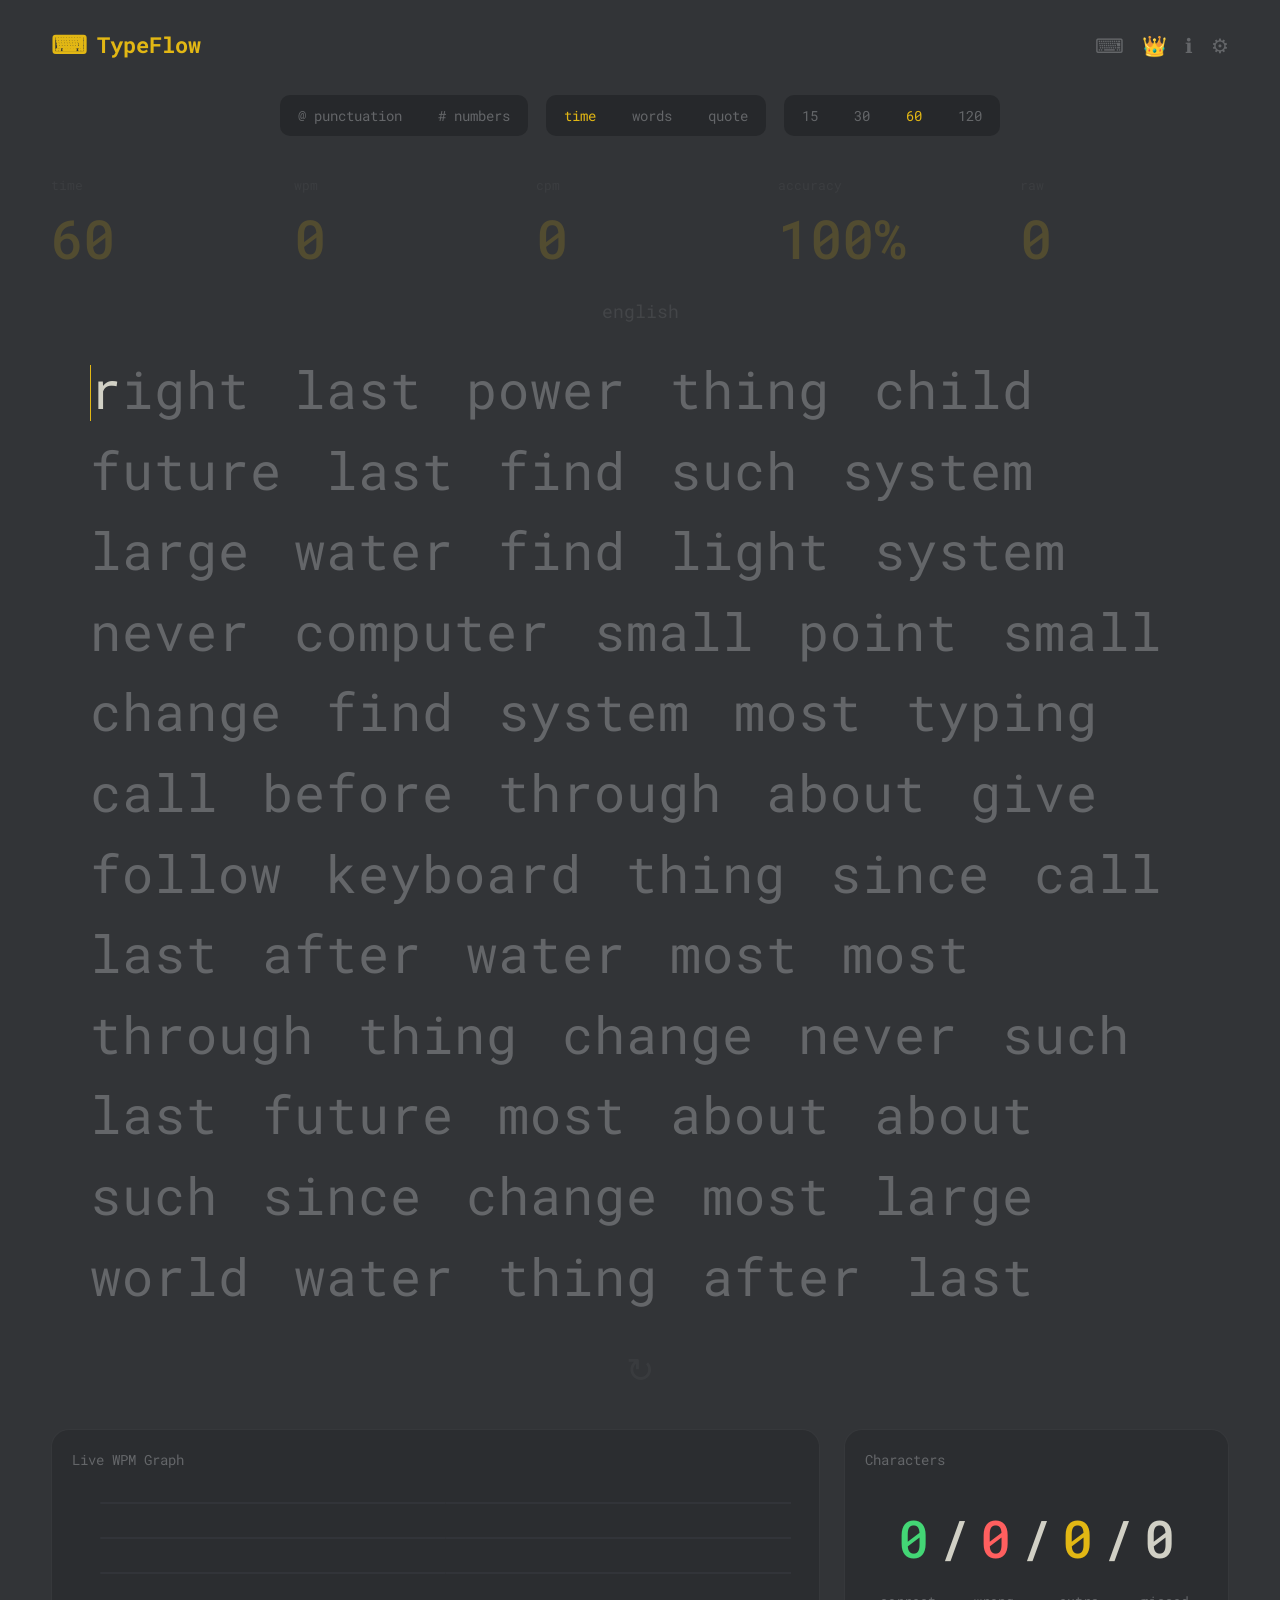
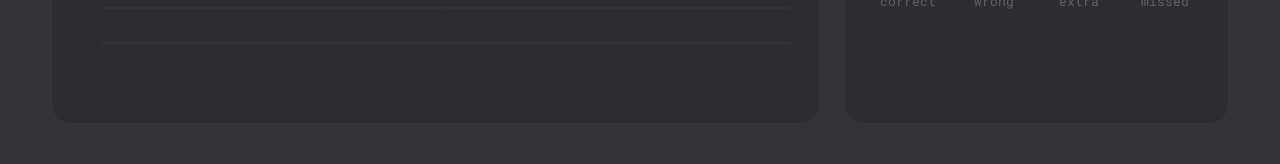
<file: TypeFlow/index.html>
<!DOCTYPE html>
<html lang="en">
<head>
  <meta charset="UTF-8">
  <meta name="viewport" content="width=device-width, initial-scale=1.0">
  <title>TypeFlow</title>

  <link rel="preconnect" href="https://fonts.googleapis.com">
  <link rel="preconnect" href="https://fonts.gstatic.com" crossorigin>

  <link href="https://fonts.googleapis.com/css2?family=Roboto+Mono:wght@400;500;700&display=swap" rel="stylesheet">

  <link rel="stylesheet" href="css/style.css">
</head>
<body>

<div class="container">

  <!-- HEADER -->
  <header>

    <div class="logo">
      <span class="icon">⌨</span>
      <span>TypeFlow</span>
    </div>

    <nav>
      <span>⌨</span>
      <span>👑</span>
      <span>ℹ</span>
      <span>⚙</span>
    </nav>

  </header>

  <!-- MODE BAR -->
  <section class="mode-row">

    <div class="group">
      <button>@ punctuation</button>
      <button># numbers</button>
    </div>

    <div class="group">
      <button id="timeMode" class="active">time</button>
      <button id="wordMode">words</button>
      <button id="quoteMode">quote</button>
    </div>

    <div class="group" id="timeButtons">

      <button class="time" data-time="15">15</button>

      <button class="time" data-time="30">30</button>

      <button class="time active" data-time="60">60</button>

      <button class="time" data-time="120">120</button>

    </div>

    <div class="group hidden" id="wordButtons">

      <button class="word active" data-count="25">25</button>

      <button class="word" data-count="50">50</button>

      <button class="word" data-count="100">100</button>

    </div>

  </section>

  <!-- ==========================
       FOCUS SCREEN
  =========================== -->

  <div id="typingScreen">

    <!-- STATS -->
    <section class="stats">

      <div>
        <p>time</p>
        <h2 id="timer">60</h2>
      </div>

      <div>
        <p>wpm</p>
        <h2 id="wpm">0</h2>
      </div>

      <div>
        <p>cpm</p>
        <h2 id="cpm">0</h2>
      </div>

      <div>
        <p>accuracy</p>
        <h2 id="accuracy">100%</h2>
      </div>

      <div>
        <p>raw</p>
        <h2 id="raw">0</h2>
      </div>

    </section>

    <!-- LANGUAGE -->
    <div class="language">
      english
    </div>

    <!-- TYPING AREA -->
    <section class="typing-area">

      <div class="text-wrapper">

        <div id="caret"></div>

        <div id="textDisplay"></div>

      </div>

      <input
        id="typingInput"
        type="text"
        autocomplete="off"
        spellcheck="false"
        autofocus
      >

    </section>

    <!-- RESTART -->
    <div class="restart" id="restartBtn">
      ↻
    </div>

  </div>

  <!-- ==========================
       BOTTOM SECTION
  =========================== -->

  <section class="bottom">

    <div class="graph-card">

      <div class="title">
        Live WPM Graph
      </div>

      <canvas
        id="liveGraph"
        width="900"
        height="220"
      ></canvas>

    </div>

    <div class="char-card">

      <div class="title">
        Characters
      </div>

      <div class="char-row">

        <span id="liveCorrect" class="green">0</span>

        <span>/</span>

        <span id="liveWrong" class="red">0</span>

        <span>/</span>

        <span id="liveExtra" class="yellow">0</span>

        <span>/</span>

        <span id="liveMissed">0</span>

      </div>

      <div class="labels">

        <span>correct</span>

        <span>wrong</span>

        <span>extra</span>

        <span>missed</span>

      </div>

    </div>

  </section>

</div>

<!-- DATA -->
<script src="js/words.js"></script>
<script src="js/quotes.js"></script>

<!-- MAIN -->
<script src="js/script.js"></script>

</body>
</html>
</file>
<file: TypeFlow/css/style.css>
/* ==========================================
   TYPEFLOW v4 - MONKEYTYPE UI
========================================== */

*{
    margin:0;
    padding:0;
    box-sizing:border-box;
}

:root{
    --bg:#323437;
    --card:#2c2e31;
    --text:#d1d0c5;
    --sub:#646669;
    --yellow:#e2b714;
    --green:#43d675;
    --red:#ff5f5f;
    --white:#ffffff;
}

body{
    background:var(--bg);
    color:var(--text);
    font-family:"Roboto Mono", monospace;
    overflow-x:hidden;
}

.container{
    width:min(1280px,92%);
    margin:auto;
    padding:28px 0 40px;
}

/* ================= HEADER ================= */

header{
    display:flex;
    justify-content:space-between;
    align-items:center;
    margin-bottom:34px;
}

.logo{
    display:flex;
    align-items:center;
    gap:10px;
    color:var(--yellow);
    font-size:22px;
    font-weight:700;
}

.logo .icon{
    font-size:25px;
}

nav{
    display:flex;
    gap:18px;
    color:var(--sub);
    font-size:20px;
}

nav span{
    cursor:pointer;
    transition:.25s;
}

nav span:hover{
    color:var(--text);
}

/* ================= MODE BAR ================= */

.mode-row{
    display:flex;
    justify-content:center;
    align-items:center;
    gap:18px;
    flex-wrap:wrap;
    margin-bottom:40px;
}

.group{
    display:flex;
    background:#26282b;
    border-radius:10px;
    overflow:hidden;
}

.group button{
    border:none;
    background:transparent;
    color:var(--sub);
    padding:11px 18px;
    font-size:14px;
    font-family:inherit;
    cursor:pointer;
    transition:.2s;
}

.group button:hover{
    color:var(--text);
    background:rgba(255,255,255,.03);
}

.group button.active{
    color:var(--yellow);
}

/* ================= STATS ================= */

.stats{
    display:grid;
    grid-template-columns:repeat(5,1fr);
    gap:34px;
    margin-bottom:25px;
}

.stats p{
    color:var(--sub);
    font-size:13px;
    margin-bottom:8px;
}

.stats h2{
    color:var(--yellow);
    font-size:54px;
    font-weight:500;
}

.language{
    text-align:center;
    color:var(--sub);
    font-size:18px;
    margin-bottom:26px;
}

/* =========================
   TYPING AREA
========================= */

#typingScreen{
    transition:.35s ease;
}

.typing-area{
    position:relative;
    min-height:220px;
    display:flex;
    justify-content:center;
    align-items:center;
    margin-bottom:30px;
}

.text-wrapper{
    position:relative;
    width:100%;
    max-width:1100px;
    min-height:160px;
    overflow:hidden;
}

#textDisplay{
    font-size:52px;
    line-height:1.55;
    letter-spacing:1px;
    color:var(--sub);
    word-break:break-word;
    transition:transform .15s linear;
}

/* Each word */

.word{
    display:inline-block;
    margin-right:12px;
}

.word span{
    position:relative;
}

/* Character colors */

.correct{
    color:var(--text);
}

.wrong{
    color:var(--red);
}

.extra{
    color:var(--red);
    text-decoration:underline;
}

.current{
    color:var(--text);
}

/* REMOVE fake cursor */

.current::after{
    display:none;
}

/* REAL CARET */

#caret{
    position:absolute;
    width:2px;
    height:56px;
    background:var(--yellow);
    animation:blink 1s infinite;
    pointer-events:none;
    transition:left .05s linear, top .05s linear;
}

@keyframes blink{
    0%,45%{opacity:1;}
    50%,100%{opacity:0;}
}

/* Hidden Input */

#typingInput{
    position:absolute;
    left:-9999px;
    opacity:0;
}

/* =========================
   RESTART
========================= */

.restart{
    text-align:center;
    font-size:34px;
    color:var(--sub);
    cursor:pointer;
    margin-bottom:38px;
    transition:.2s;
    user-select:none;
}

.restart:hover{
    color:var(--yellow);
    transform:rotate(-90deg);
}

/* =========================
   BOTTOM SECTION
========================= */

.bottom{
    display:grid;
    grid-template-columns:2fr 1fr;
    gap:24px;
}

.graph-card,
.char-card{
    background:#2b2d30;
    border-radius:18px;
    padding:20px;
    border:1px solid rgba(255,255,255,.05);
}

.title{
    color:var(--sub);
    font-size:14px;
    margin-bottom:14px;
}

#liveGraph{
    width:100%;
    height:220px;
    display:block;
}

/* =========================
   CHARACTERS
========================= */

.char-row{
    display:flex;
    justify-content:center;
    align-items:center;
    gap:10px;
    font-size:52px;
    font-weight:500;
    margin:35px 0 20px;
}

.green{ color:var(--green); }
.red{ color:var(--red); }
.yellow{ color:var(--yellow); }

.labels{
    display:grid;
    grid-template-columns:repeat(4,1fr);
    text-align:center;
    color:var(--sub);
    font-size:13px;
}

/* ==========================================
   MONKEYTYPE FOCUS MODE
========================================== */

/* Before typing */
body.ready .stats{
    opacity:.18;
    transition:.3s;
}

body.ready .language{
    opacity:.35;
    transition:.3s;
}

body.ready .restart{
    opacity:.15;
    transition:.3s;
}

/* During typing */
body.typing .stats{
    display:block;
    width:110px;
    margin:60px 0 15px;
}

body.typing .stats div:not(:first-child){
    display:none;
}

body.typing .stats p{
    display:none;
}

body.typing .stats h2{
    font-size:62px;
    color:var(--yellow);
}

body.typing .language{
    margin-bottom:18px;
    opacity:.6;
}

body.typing .typing-area{
    margin-top:0;
}

body.typing .restart{
    opacity:0;
    pointer-events:none;
}

body.typing .bottom{
    display:none;
}

body.typing #textDisplay{
    font-size:54px;
    line-height:1.55;
}

/* ==========================================
   RESPONSIVE
========================================== */

@media (max-width:1000px){

    .stats{
        grid-template-columns:repeat(3,1fr);
    }

    .bottom{
        grid-template-columns:1fr;
    }

    #textDisplay{
        font-size:42px;
    }

}

@media (max-width:768px){

    header{
        flex-direction:column;
        gap:18px;
    }

    .stats{
        grid-template-columns:repeat(2,1fr);
        text-align:center;
    }

    #textDisplay{
        font-size:34px;
    }

    .char-row{
        font-size:38px;
    }

    .mode-row{
        gap:10px;
    }

}

@media (max-width:480px){

    .stats{
        grid-template-columns:1fr;
    }

    #textDisplay{
        font-size:28px;
    }

    .group button{
        padding:10px 14px;
        font-size:12px;
    }

}

/* ==========================================
   UTILITIES
========================================== */

.hidden{
    display:none !important;
}

button{
    outline:none;
}

button:focus-visible{
    box-shadow:0 0 0 2px rgba(226,183,20,.35);
}

::selection{
    background:rgba(226,183,20,.25);
}

canvas{
    image-rendering:auto;
}

::-webkit-scrollbar{
    width:8px;
}

::-webkit-scrollbar-track{
    background:#2b2d30;
}

::-webkit-scrollbar-thumb{
    background:#555;
    border-radius:10px;
}

::-webkit-scrollbar-thumb:hover{
    background:#777;
}
</file>
